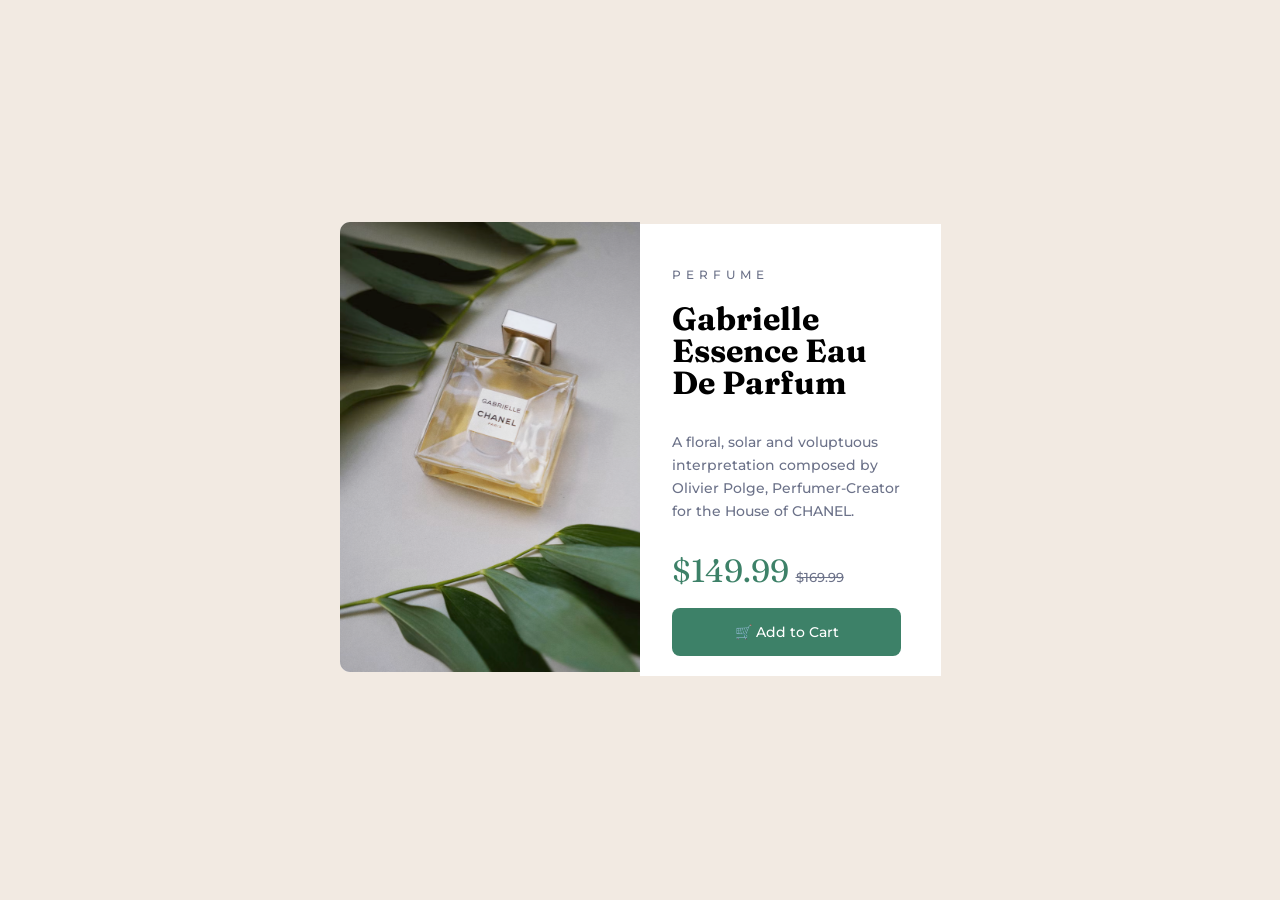
<file: index.html>
<!DOCTYPE html>
<html lang="en">
  <head>
    <meta charset="UTF-8" />
    <meta name="viewport" content="width=, initial-scale=1.0" />
    <title>Document</title>
    <link rel="stylesheet" href="./css/style.css" />
  </head>
  <body>
    <section class="section">
      <div class="container container">
        <div class="container__img">
          <img src="./img/Bitmap.svg" alt="" class="img__image" />
        </div>
        <div class="container__text">
          <p class="title">PERFUME</p>
          <p class="text sub-title">Gabrielle Essence Eau De Parfum</p>
          <p class="text-text1">
            A floral, solar and voluptuous interpretation composed by Olivier
            Polge, Perfumer-Creator for the House of CHANEL.
          </p>
          <p class="text-narx">
            $149.99 <span class="text-small">$169.99</span>
          </p>
          <a href="#" class="link"> 🛒 Add to Cart </a>
        </div>
      </div>
    </section>
  </body>
</html>
</file>
<file: css/style.css>
@import url(./fonts.css);
@import url(./normalize.css);
/* montserrat-regular - latin */
@font-face {
  font-display: swap; /* Check https://developer.mozilla.org/en-US/docs/Web/CSS/@font-face/font-display for other options. */
  font-family: "Montserrat";
  font-style: normal;
  font-weight: 400;
  src: url("../fonts/montserrat-v29-latin-regular.woff2") format("woff2"); /* Chrome 36+, Opera 23+, Firefox 39+, Safari 12+, iOS 10+ */
}
/* montserrat-500 - latin */
@font-face {
  font-display: swap; /* Check https://developer.mozilla.org/en-US/docs/Web/CSS/@font-face/font-display for other options. */
  font-family: "Montserrat";
  font-style: normal;
  font-weight: 500;
  src: url("../fonts/montserrat-v29-latin-500.woff2") format("woff2"); /* Chrome 36+, Opera 23+, Firefox 39+, Safari 12+, iOS 10+ */
}
/* montserrat-700 - latin */
@font-face {
  font-display: swap; /* Check https://developer.mozilla.org/en-US/docs/Web/CSS/@font-face/font-display for other options. */
  font-family: "Montserrat";
  font-style: normal;
  font-weight: 700;
  src: url("../fonts/montserrat-v29-latin-700.woff2") format("woff2"); /* Chrome 36+, Opera 23+, Firefox 39+, Safari 12+, iOS 10+ */
}

/* fraunces-regular - latin */
@font-face {
  font-display: swap; /* Check https://developer.mozilla.org/en-US/docs/Web/CSS/@font-face/font-display for other options. */
  font-family: "Fraunces";
  font-style: normal;
  font-weight: 400;
  src: url("../fonts/fraunces-v31-latin-regular.woff2") format("woff2"); /* Chrome 36+, Opera 23+, Firefox 39+, Safari 12+, iOS 10+ */
}
/* fraunces-700 - latin */
@font-face {
  font-display: swap; /* Check https://developer.mozilla.org/en-US/docs/Web/CSS/@font-face/font-display for other options. */
  font-family: "Fraunces";
  font-style: normal;
  font-weight: 700;
  src: url("../fonts/fraunces-v31-latin-700.woff2") format("woff2"); /* Chrome 36+, Opera 23+, Firefox 39+, Safari 12+, iOS 10+ */
}

html {
  height: 100%;
  scroll-behavior: smooth;
}

body {
  height: 100%;
  display: flex;
  font-family: "Montserrat";
  font-weight: 500;
  font-size: 14px;
  line-height: 23px;
  color: rgba(108, 114, 137, 1);
  background-color: rgba(242, 234, 226, 1);
}

.section {
  align-items: center;
  width: 100%;
  margin-top: auto;
  margin-bottom: auto;
}
.container {
  display: flex;
  font-family: "montserrat" sans-serif;
  justify-content: center;
  align-items: center;
}
.parfum__container {
}

.container__img {
}
.img__image {
}
.container__text {
  padding-left: 32px;
  padding-right: 32px;
  padding-top: 32px;
  padding-bottom: 32px;
  font-family: "Montserrat", sans-serif;
  background-color: #fff;
}
.title {
  font-weight: 500;
  font-size: 12px;
  line-height: 14.6px;
  letter-spacing: 5px;
}
.text {
  width: 100%;
  max-width: 236px;
}
.sub-title {
  font-family: "Fraunces";
  color: black;
  font-weight: 700;
  font-size: 32px;
  line-height: 32px;
  margin-top: 20px;
}
.text-text1 {
  width: 237px;
  font-family: "Montserrat";
  font-size: 14px;
  line-height: 23px;
  font-weight: 500;
  color: #6c7289;
  margin-top: 24px;
}
.text-narx {
  font-family: "Fraunces";
  font-size: 32px;
  line-height: 32px;
  color: #3d8168;
  align-items: center;
}
.text-small {
  font-family: "Montserrat";
  font-size: 13px;
  line-height: 23px;
  color: #6c7289;
  text-decoration: line-through;
}

.link {
  padding: 15px 62px 15px 63px;
  background-color: #3d8168;
  margin-top: 32px;
  margin-bottom: 32px;
  border-radius: 8px;
  text-decoration: none;
  color: #fff;
}
</file>
